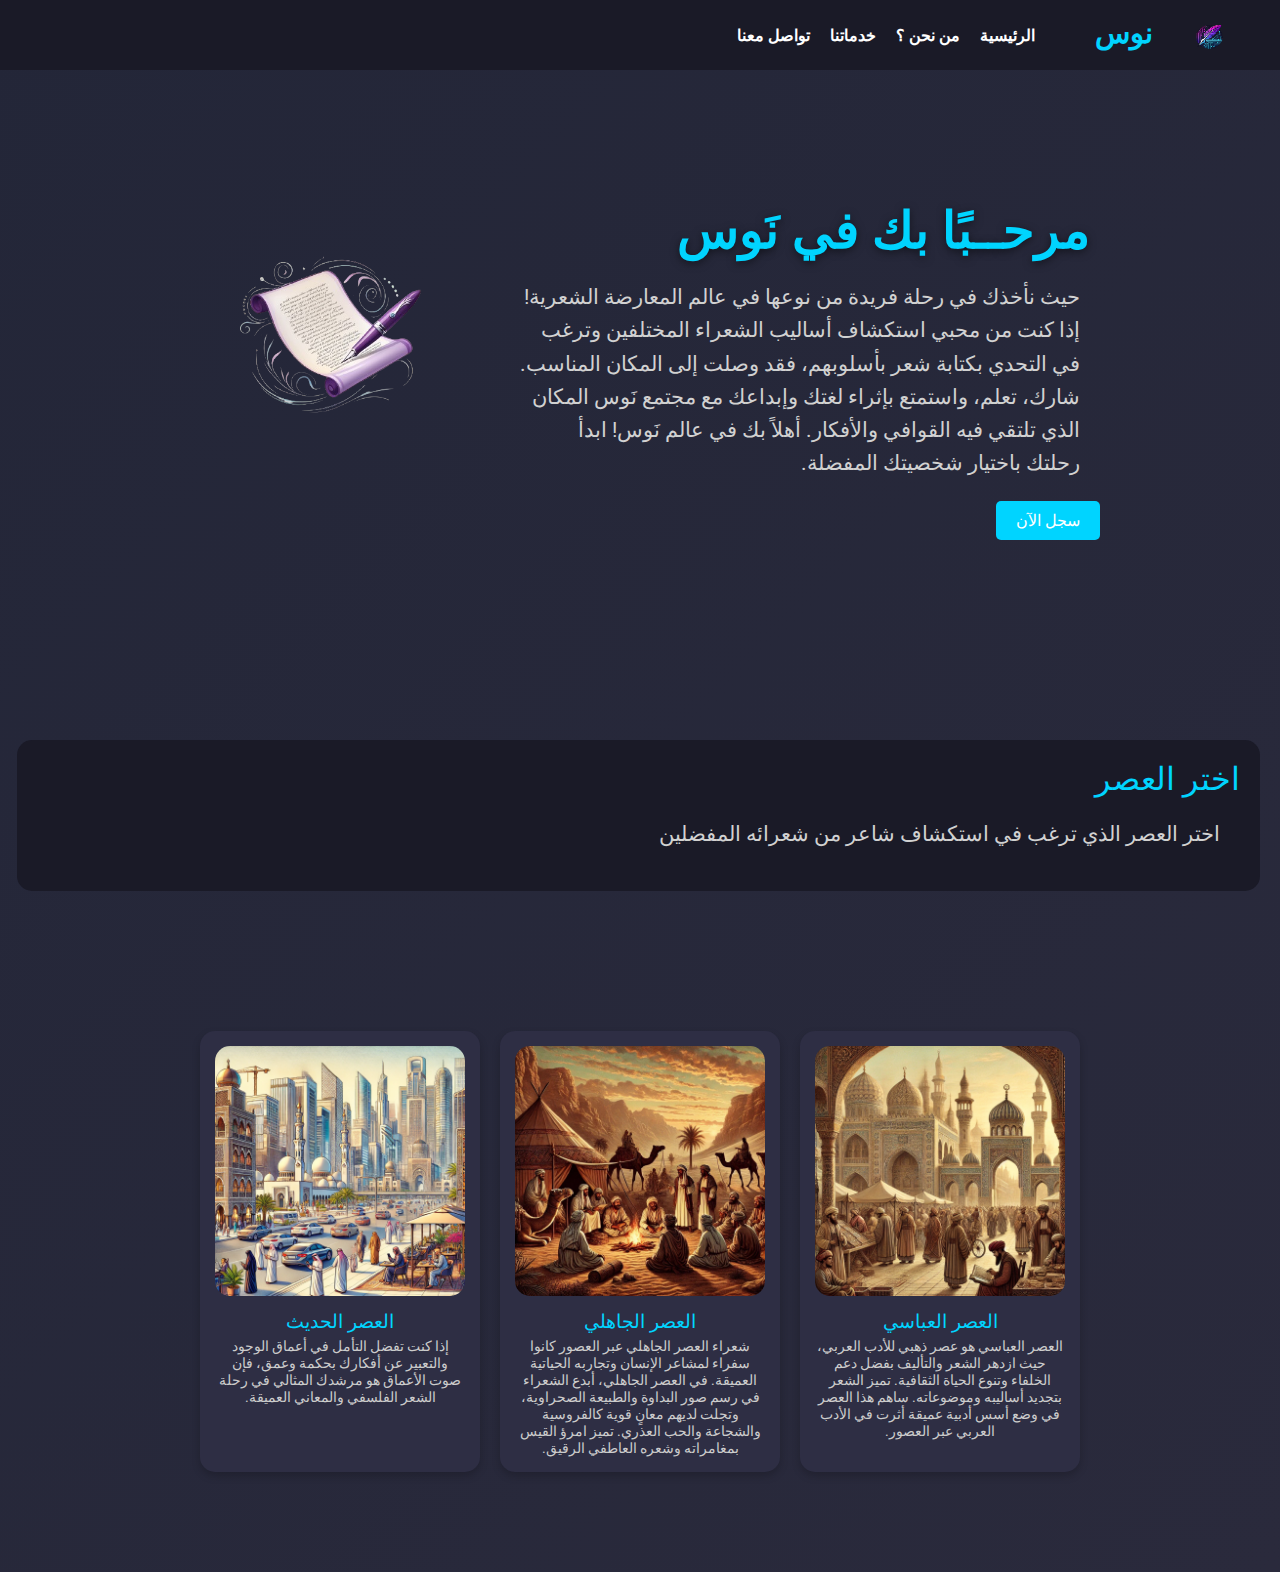
<file: index.html>
<!DOCTYPE html>
<html lang="ar" dir="rtl">
<head>
  <meta charset="UTF-8" />
  <meta name="viewport" content="width=device-width, initial-scale=1.0" />
  <title>نوس AI</title>

  <link href="https://fonts.googleapis.com/css2?family=Roboto:wght@400;700&display=swap" rel="stylesheet" />
  <link rel="stylesheet" href="https://cdnjs.cloudflare.com/ajax/libs/font-awesome/6.0.0-beta3/css/all.min.css" />
  <link rel="stylesheet" href="assets/css/index.css" />
</head>
<body>
  <nav class="navbar">
    <div class="logo">
      <img src="assets/images/logo.png" alt="Logo" style="width: 100px; height: 50px; vertical-align: middle" />
      نوس
    </div>
    <div class="nav-links">
      <a href="index.html">الرئيسية</a>
      <a href="Aboutus.html">من نحن ؟</a>
      <a href="Services.html">خدماتنا </a>
      <a href="contact.html">تواصل معنا</a>
    </div>
  </nav>
  <!-- قسم الهيرو -->
  <section class="hero">
    <div class="hero-container">
      <img src="assets/images/or.png" alt="AI Image" class="hero-image" />
      <div class="hero-text">
        <h1>مرحــبًا بك في نَوس</h1>
        <p>
          حيث نأخذك في رحلة فريدة من نوعها في عالم المعارضة الشعرية! إذا كنت من محبي استكشاف أساليب الشعراء المختلفين وترغب في التحدي بكتابة شعر بأسلوبهم، فقد وصلت إلى المكان المناسب.
          شارك، تعلم، واستمتع بإثراء لغتك وإبداعك مع مجتمع نَوس المكان الذي تلتقي فيه القوافي والأفكار. أهلاً بك في عالم نَوس! ابدأ رحلتك باختيار شخصيتك المفضلة.
        </p>
        <button onclick="window.location.href='signup.html'">سجل الآن</button>
      </div>
    </div>
  </section>


  <!-- قسم الهيرو -->
  <section class="hero">
    <div class="icon-background">
      <!-- أيقونات الكتابة والورقة مكررة لزيادة التأثير -->
      <i class="fas fa-feather icon" style="top: 5%; left: 10%"></i>
      <i class="fas fa-feather icon" style="top: 20%; left: 15%"></i>
      <i class="fas fa-feather icon" style="top: 35%; left: 40%"></i>
      <i class="fas fa-quill icon" style="top: 25%; left: 70%"></i>
      <i class="fas fa-quill icon" style="top: 55%; left: 30%"></i>
      <i class="fas fa-scroll icon" style="top: 15%; left: 50%"></i>
      <i class="fas fa-scroll icon" style="top: 65%; left: 85%"></i>
      <i class="fas fa-scroll icon" style="top: 75%; left: 25%"></i>
      <i class="fas fa-book-open icon" style="top: 80%; left: 10%"></i>
      <i class="fas fa-book-open icon" style="top: 40%; left: 60%"></i>
      <i class="fas fa-pen-fancy icon" style="top: 90%; left: 20%"></i>
      <i class="fas fa-pen-fancy icon" style="top: 50%; left: 75%"></i>
      <!-- المزيد من أيقونات الكتابة والورقة -->
      <i class="fas fa-feather icon" style="top: 5%; left: 80%"></i>
      <i class="fas fa-feather icon" style="top: 30%; left: 5%"></i>
      <i class="fas fa-quill icon" style="top: 60%; left: 15%"></i>
      <i class="fas fa-quill icon" style="top: 85%; left: 45%"></i>
      <i class="fas fa-scroll icon" style="top: 10%; left: 75%"></i>
      <i class="fas fa-scroll icon" style="top: 35%; left: 90%"></i>
    </div>

    <div class="section-container">
      <div class="section-title">اختر العصر</div>
      <p class="description">
        اختر العصر الذي ترغب في استكشاف شاعر من شعرائه المفضلين
      </p>
    </div>
    

  <!-- قسم الشخصيات -->
  <div class="character-selection">
    <a href="Abbasi.html" class="character">
      <div>
        <img src="assets/images/abbasi.jpg" alt="وصف الصورة" />
        <div class="character-name">العصر العباسي </div>
        <div class="character-description">
          العصر العباسي هو عصر ذهبي للأدب العربي، حيث ازدهر الشعر والتأليف بفضل دعم الخلفاء وتنوع الحياة الثقافية. تميز الشعر بتجديد أساليبه وموضوعاته. ساهم هذا العصر في وضع أسس أدبية عميقة أثرت في الأدب العربي عبر العصور.

        </div>
      </div>
    </a>

    <a href="Jahelia.html" class="character">
      <div>
        <img src="assets/images/jahili.jpg" alt="وصف الصورة" />
        <div class="character-name">العصر الجاهلي</div>
        <div class="character-description">
          شعراء العصر الجاهلي عبر العصور كانوا سفراء لمشاعر الإنسان وتجاربه الحياتية العميقة. في العصر الجاهلي، أبدع الشعراء في رسم صور البداوة والطبيعة الصحراوية، وتجلت لديهم معانٍ قوية كالفروسية والشجاعة والحب العذري. تميز امرؤ القيس بمغامراته وشعره العاطفي الرقيق.
        </div>
      </div>
    </a>
    <a href="Modern.html" class="character">
      <div>
        <img src="assets/images/modern.jpg" alt="وصف الصورة" />
        <div class="character-name">العصر الحديث </div>
        <div class="character-description">
          إذا كنت تفضل التأمل في أعماق الوجود والتعبير عن أفكارك بحكمة وعمق، فإن صوت الأعماق هو مرشدك المثالي في رحلة الشعر الفلسفي والمعاني العميقة.
        </div>
      </div>
    </a>
  </div>



</body>
</html>
</file>
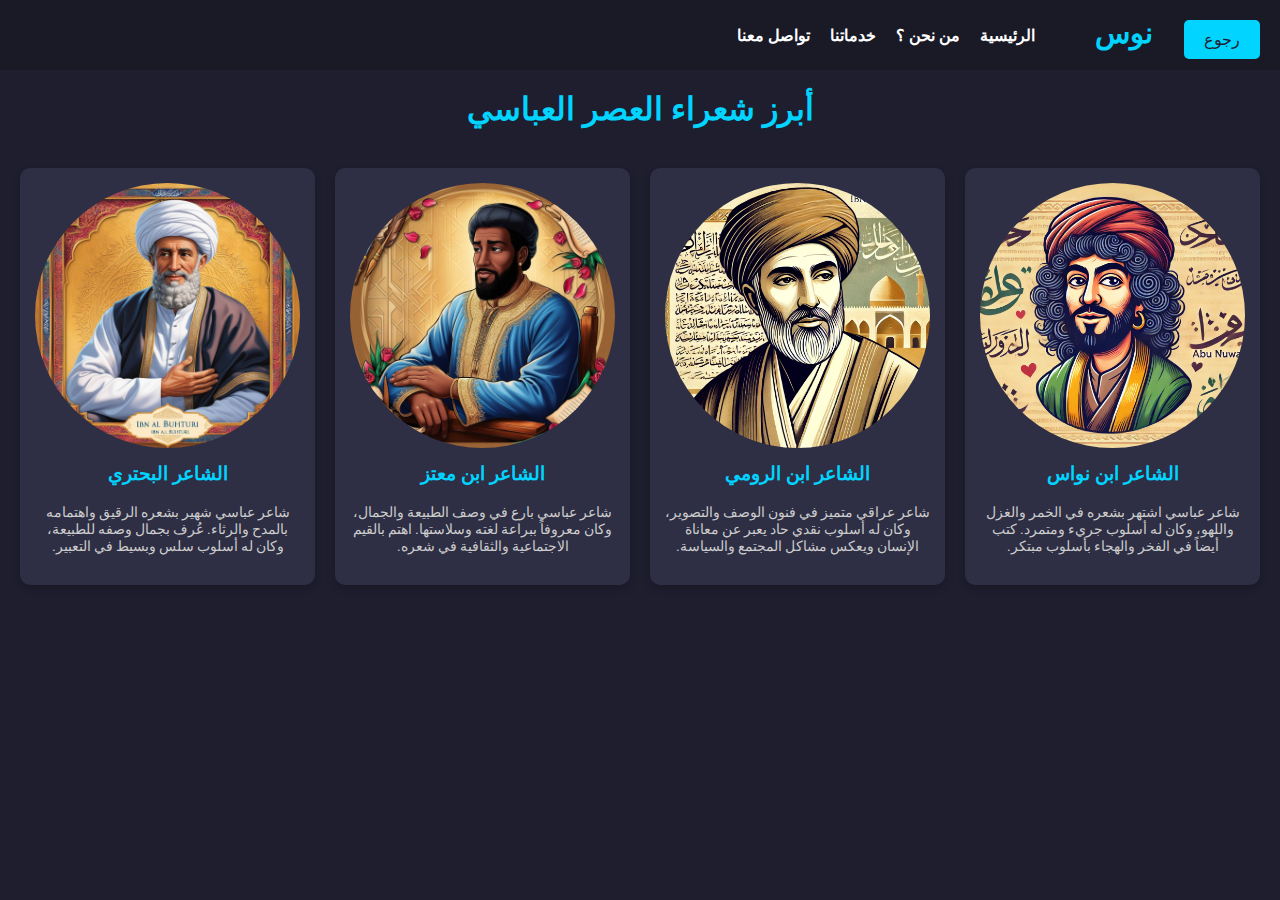
<file: Abbasi.html>
<!DOCTYPE html>
<html lang="ar" dir="rtl">
  <head>
    <meta charset="UTF-8" />
    <meta name="viewport" content="width=device-width, initial-scale=1.0" />
    <title>نوس - محادثات AI</title>
    <link
      href="https://fonts.googleapis.com/css2?family=Roboto:wght@400;700&display=swap"
      rel="stylesheet"
    />
    <link rel="stylesheet" href="assets/css/abbasi.css" />
  </head>
  <body>
    
    <button onclick="window.location.href='index.html'" class="back-button">
      رجوع
    </button>

    <!-- شريط التنقل -->
    <nav class="navbar">
      <div class="logo">
        <img
          src="assets/images/logo.png"
          alt="Logo"
          style="width: 100px; height: 50px; vertical-align: middle"
        />
        نوس
      </div>
      <div class="nav-links">
        <a href="index.html">الرئيسية</a>
        <a href="Aboutus.html">من نحن ؟</a>
        <a href="Services.html">خدماتنا </a>
        <a href="contact.html">تواصل معنا</a>
      </div>
    </nav>

    <!-- عنوان "أبرز شعراء العصر العباسي" -->
    <h1 class="main-title">أبرز شعراء العصر العباسي</h1>

    <!-- أيقونات الخلفية -->
    <div class="icon-background">
      <i class="fas fa-feather icon"></i>
      <i class="fas fa-feather icon"></i>
      <i class="fas fa-feather icon"></i>
      <i class="fas fa-quill icon"></i>
      <i class="fas fa-scroll icon"></i>
      <i class="fas fa-scroll icon"></i>
      <i class="fas fa-book-open icon"></i>
      <i class="fas fa-pen-fancy icon"></i>
      <i class="fas fa-feather-alt icon"></i>
      <i class="fas fa-feather icon"></i>
      <i class="fas fa-quill icon"></i>
      <i class="fas fa-scroll icon"></i>
    </div>

    <!-- قسم الميزات -->
    <section class="features">
      <a
        onclick="navigateToWelcome('assets/images/00.jpg', 'ابن نواس'); sendToChat('assets/images/00.jpg', 'ابن نواس');"
        class="feature"
      >
        <img src="assets/images/00.jpg" alt="Feature 1 Image" />
        <h3>الشاعر ابن نواس</h3>
        <p>
          شاعر عباسي اشتهر بشعره في الخمر والغزل واللهو، وكان له أسلوب جريء
          ومتمرد. كتب أيضاً في الفخر والهجاء بأسلوب مبتكر.
        </p>
      </a>

      <a
        onclick="navigateToWelcome('assets/images/01.jpg', 'ابن الرومي'); sendToChat('assets/images/01.jpg', 'ابن الرومي')"
        class="feature"
      >
        <img src="assets/images/01.jpg" alt="Feature 2 Image" />
        <h3>الشاعر ابن الرومي</h3>
        <p>
          شاعر عراقي متميز في فنون الوصف والتصوير، وكان له أسلوب نقدي حاد يعبر
          عن معاناة الإنسان ويعكس مشاكل المجتمع والسياسة.
        </p>
      </a>

      <a
        class="feature"
        onclick="navigateToWelcome('assets/images/02.jpg', 'ابن معتز');
        sendToChat('assets/images/02.jpg', 'ابن معتز')"
      >
        <img src="assets/images/02.jpg" alt="Feature 3 Image" />
        <h3>الشاعر ابن معتز</h3>
        <p>
          شاعر عباسي بارع في وصف الطبيعة والجمال، وكان معروفاً ببراعة لغته
          وسلاستها. اهتم بالقيم الاجتماعية والثقافية في شعره.
        </p>
      </a>

      <a
        class="feature"
        onclick="navigateToWelcome('assets/images/Albahtari.jpg', 'البحتري');
                   sendToChat('assets/images/Emro-alqays.jpg', 'البحتري');"
      >
        <img src="assets/images/Albahtari.jpg" alt="Feature 4 Image" />
        <h3>الشاعر البحتري</h3>
        <p>
          شاعر عباسي شهير بشعره الرقيق واهتمامه بالمدح والرثاء. عُرف بجمال وصفه
          للطبيعة، وكان له أسلوب سلس وبسيط في التعبير.
        </p>
      </a>
    </section>

    <script>
      function goBack() {
        window.history.back();
      }

      function navigateToWelcome(imageSrc, poetName) {
        // Encode parameters for URL
        const encodedImage = encodeURIComponent(imageSrc);
        const encodedName = encodeURIComponent(poetName);

        // Redirect to onWelcome.html with parameters
        window.location.href = `onWelcome.html?image=${encodedImage}&name=${encodedName} `;
      }

      function sendToChat(imageSrc, poetName) {
        // Store the selected image and name in local storage
        localStorage.setItem("selectedPoetImage", imageSrc);
        localStorage.setItem("selectedPoetName", poetName);
      }
    </script>
  </body>
</html>
</file>
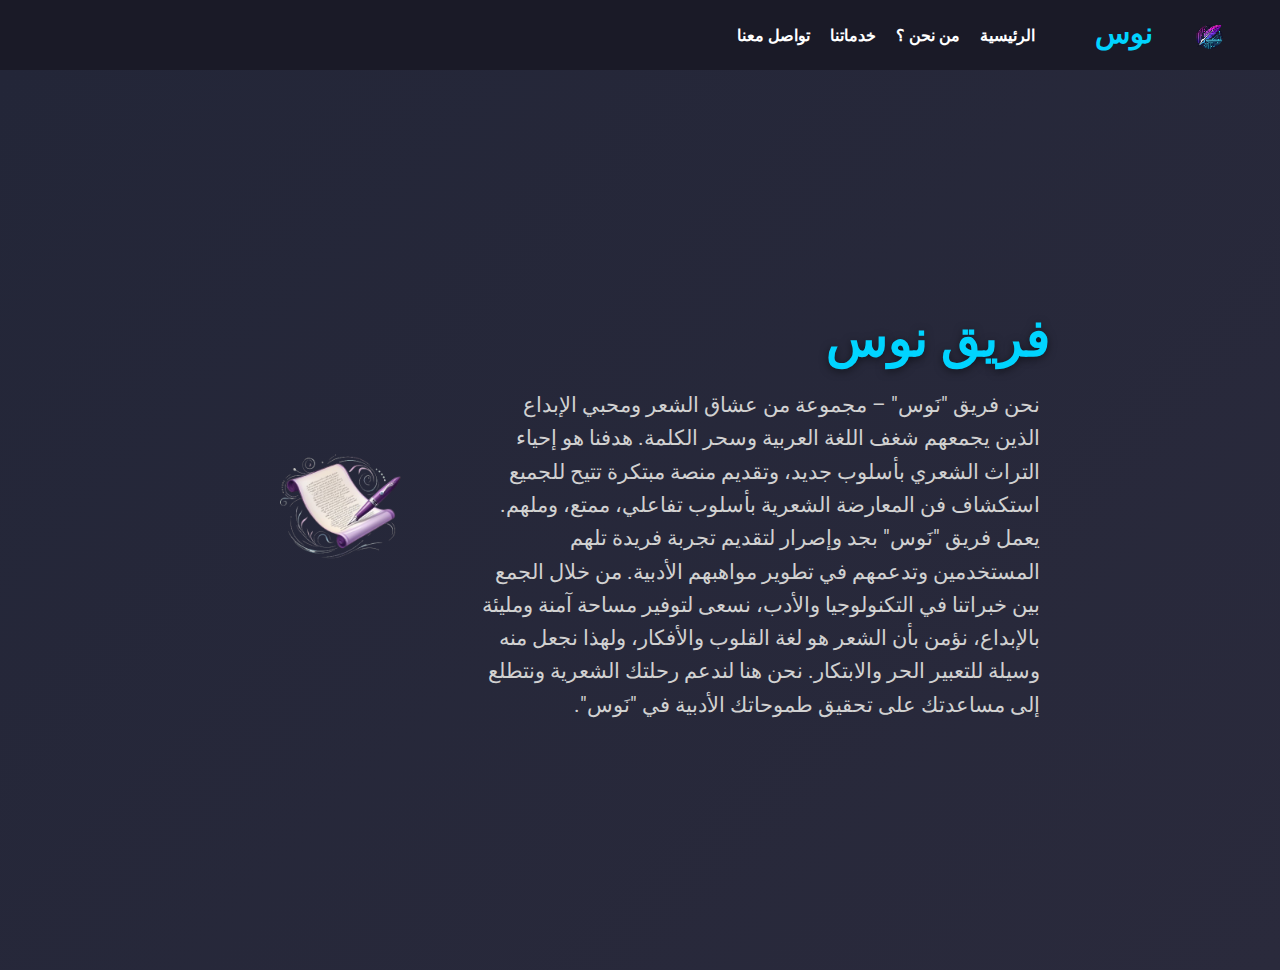
<file: Aboutus.html>
<!DOCTYPE html>
<html lang="ar" dir="rtl">
  <head>
    <meta charset="UTF-8" />
    <meta name="viewport" content="width=device-width, initial-scale=1.0" />
    <title>نوس AI</title>

    <link
      href="https://fonts.googleapis.com/css2?family=Roboto:wght@400;700&display=swap"
      rel="stylesheet"
    />
    <link
      rel="stylesheet"
      href="https://cdnjs.cloudflare.com/ajax/libs/font-awesome/6.0.0-beta3/css/all.min.css"
    />
    <link rel="stylesheet" href="assets/css/AboutUs.Css"/>
  </head>
  <body>
    
    <nav class="navbar">
      <div class="logo">
        <img src="assets/images/logo.png" alt="Logo" style="width: 100px; height: 50px; vertical-align: middle" />
        نوس
      </div>
      <div class="nav-links">
        <a href="index.html">الرئيسية</a>
        <a href="Aboutus.html">من نحن ؟</a>
        <a href="Services.html">خدماتنا </a>
        <a href="contact.html">تواصل معنا</a>
      </div>
    </nav>

    <!-- قسم الهيرو -->
    <section class="hero">
      <div class="icon-background">
        <!-- أيقونات الكتابة والورقة مكررة لزيادة التأثير -->
        <i class="fas fa-feather icon" style="top: 5%; left: 10%"></i>
        <i class="fas fa-feather icon" style="top: 20%; left: 15%"></i>
        <i class="fas fa-feather icon" style="top: 35%; left: 40%"></i>
        <i class="fas fa-quill icon" style="top: 25%; left: 70%"></i>
        <i class="fas fa-quill icon" style="top: 55%; left: 30%"></i>
        <i class="fas fa-scroll icon" style="top: 15%; left: 50%"></i>
        <i class="fas fa-scroll icon" style="top: 65%; left: 85%"></i>
        <i class="fas fa-scroll icon" style="top: 75%; left: 25%"></i>
        <i class="fas fa-book-open icon" style="top: 80%; left: 10%"></i>
        <i class="fas fa-book-open icon" style="top: 40%; left: 60%"></i>
        <i class="fas fa-pen-fancy icon" style="top: 90%; left: 20%"></i>
        <i class="fas fa-pen-fancy icon" style="top: 50%; left: 75%"></i>
        <!-- المزيد من أيقونات الكتابة والورقة -->
        <i class="fas fa-feather icon" style="top: 5%; left: 80%"></i>
        <i class="fas fa-feather icon" style="top: 30%; left: 5%"></i>
        <i class="fas fa-quill icon" style="top: 60%; left: 15%"></i>
        <i class="fas fa-quill icon" style="top: 85%; left: 45%"></i>
        <i class="fas fa-scroll icon" style="top: 10%; left: 75%"></i>
        <i class="fas fa-scroll icon" style="top: 35%; left: 90%"></i>
      </div>

      <img class="hero-image"
        src="assets/images/or.png"
        alt="AI Image"
      />
      <div class="hero-text">
        <h1 >فريق نوس</h1>
        <p>
          نحن فريق "نَوس" – مجموعة من عشاق الشعر ومحبي الإبداع الذين يجمعهم شغف
          اللغة العربية وسحر الكلمة. هدفنا هو إحياء التراث الشعري بأسلوب جديد،
          وتقديم منصة مبتكرة تتيح للجميع استكشاف فن المعارضة الشعرية بأسلوب
          تفاعلي، ممتع، وملهم. يعمل فريق "نَوس" بجد وإصرار لتقديم تجربة فريدة
          تلهم المستخدمين وتدعمهم في تطوير مواهبهم الأدبية. من خلال الجمع بين
          خبراتنا في التكنولوجيا والأدب، نسعى لتوفير مساحة آمنة ومليئة بالإبداع،
          نؤمن بأن الشعر هو لغة القلوب والأفكار، ولهذا نجعل منه وسيلة للتعبير
          الحر والابتكار. نحن هنا لندعم رحلتك الشعرية ونتطلع إلى مساعدتك على
          تحقيق طموحاتك الأدبية في "نَوس".
        </p>
      </div>
    </section>


  </body>
</html>
</file>
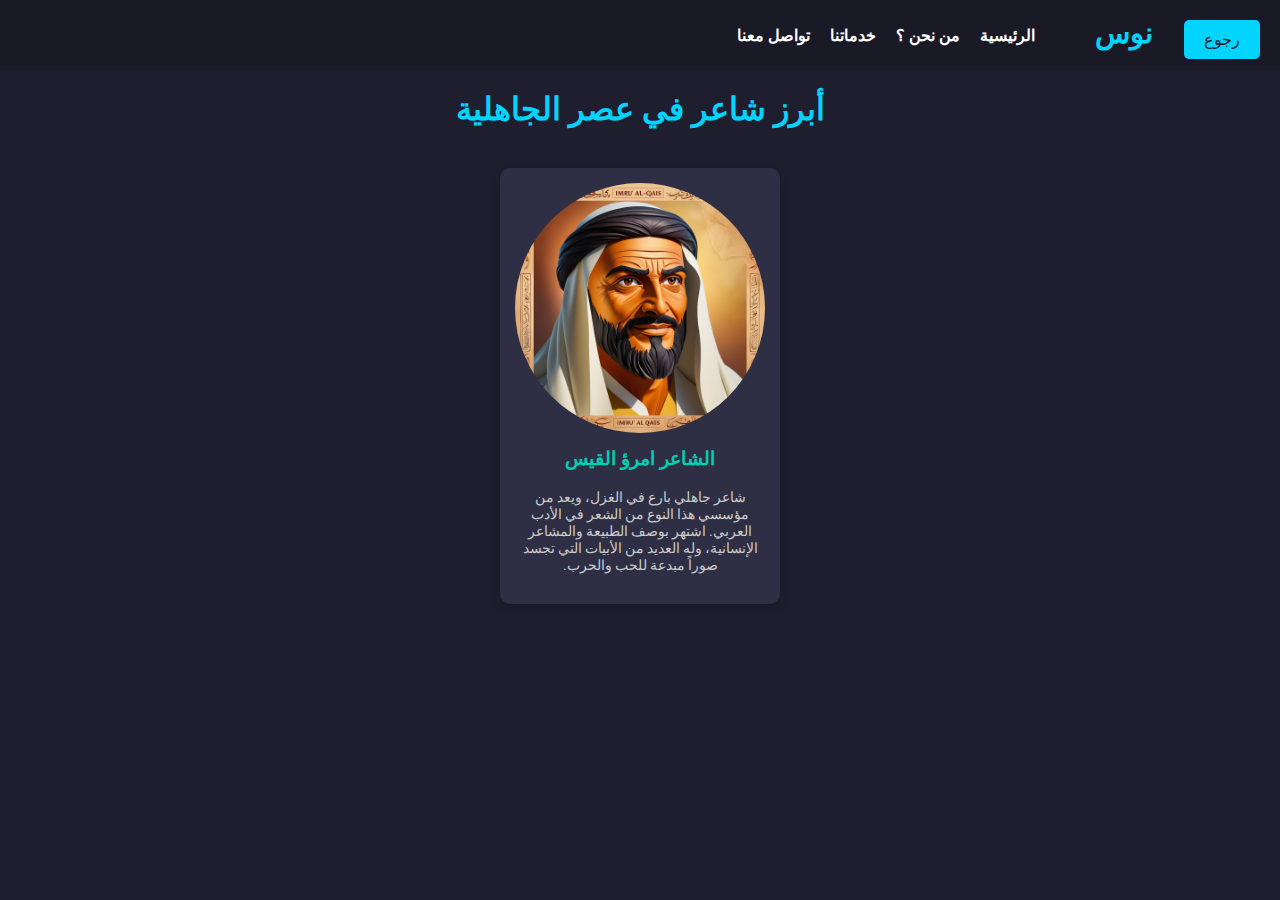
<file: Jahelia.html>
<!DOCTYPE html>
<html lang="ar" dir="rtl">
  <head>
    <meta charset="UTF-8" />
    <meta name="viewport" content="width=device-width, initial-scale=1.0" />
    <title>نوس - امرؤ القيس</title>
    <link
      href="https://fonts.googleapis.com/css2?family=Roboto:wght@400;700&display=swap"
      rel="stylesheet"
    />
    <link rel="stylesheet" href="assets/css/jahelia.css" />
  </head>
  <body>
    <button onclick="window.location.href='index.html'" class="back-button">
      رجوع
    </button>

    <nav class="navbar">
      <div class="logo">
        <img
          src="assets/images/logo.png"
          alt="Logo"
          style="width: 100px; height: 50px; vertical-align: middle"
        />
        نوس
      </div>
      <div class="nav-links">
        <a href="index.html">الرئيسية</a>
        <a href="Aboutus.html">من نحن ؟</a>
        <a href="Services.html">خدماتنا </a>
        <a href="contact.html">تواصل معنا</a>
      </div>
    </nav>
    <h1 class="title">أبرز شاعر في عصر الجاهلية</h1>

    <section class="features">
      <div class="feature">
        <a
          onclick="navigateToWelcome('assets/images/Emro-alqays.jpg', 'امرؤ القيس'); sendToChat('assets/images/Emro-alqays.jpg', 'امرؤ القيس')"
        >
          <img src="assets/images/Emro-alqays.jpg" alt="Feature Image" />
          <h3>الشاعر امرؤ القيس</h3>
          <p>
            شاعر جاهلي بارع في الغزل، ويعد من مؤسسي هذا النوع من الشعر في الأدب
            العربي. اشتهر بوصف الطبيعة والمشاعر الإنسانية، وله العديد من الأبيات
            التي تجسد صوراً مبدعة للحب والحرب.
          </p>
        </a>
      </div>
      <script>
        function goBack() {
          window.history.back();
        }
        function navigateToWelcome(imageSrc, poetName) {
          const encodedImage = encodeURIComponent(imageSrc);
          const encodedName = encodeURIComponent(poetName);

          window.location.href = `onWelcome.html?image=${encodedImage}&name=${encodedName} `;
        }

        function sendToChat(imageSrc, poetName) {
          localStorage.setItem("selectedPoetImage", imageSrc);
          localStorage.setItem("selectedPoetName", poetName);
        }
      </script>
    </section>
  </body>
</html>
</file>
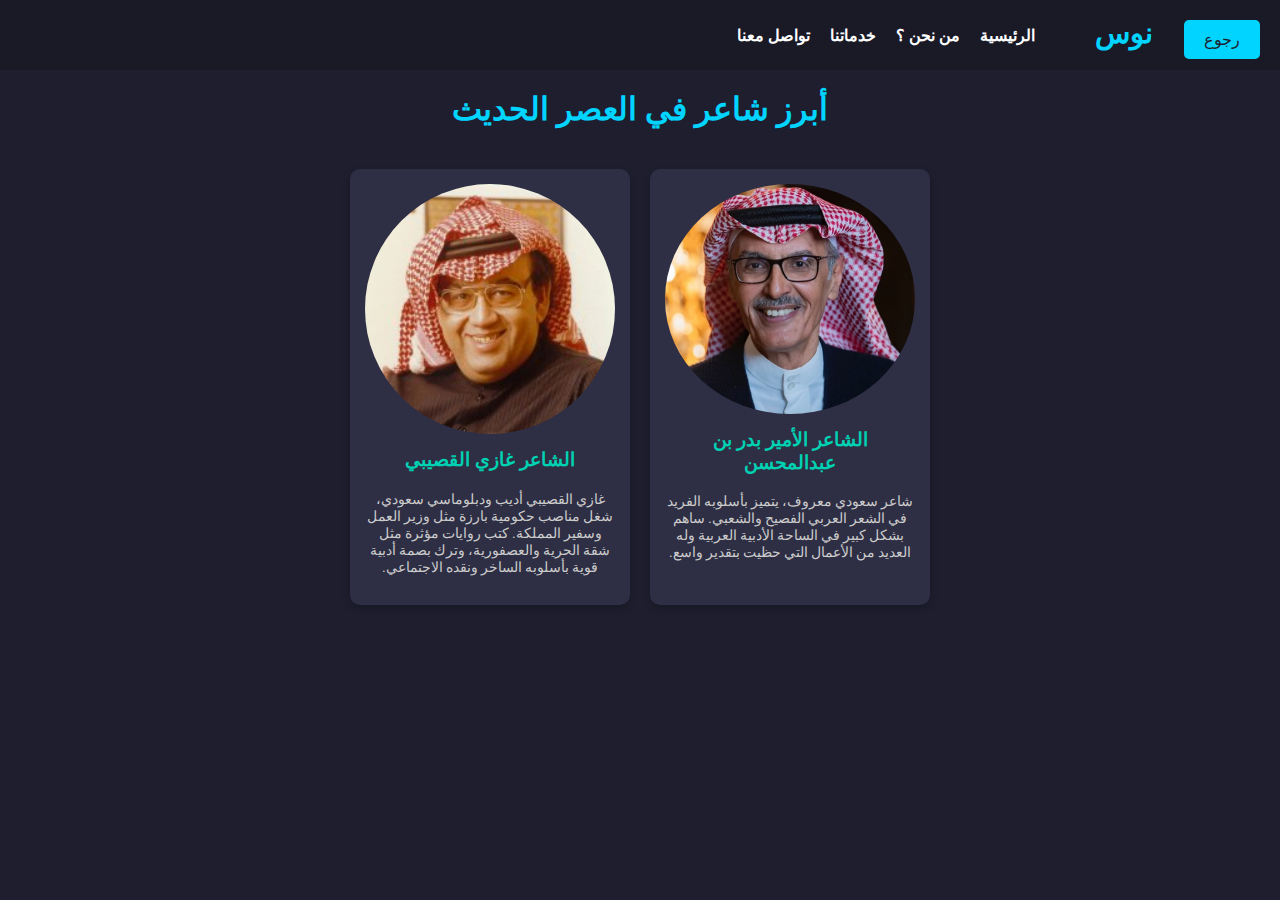
<file: Modern.html>
<!DOCTYPE html>
<html lang="ar" dir="rtl">
  <head>
    <meta charset="UTF-8" />
    <meta name="viewport" content="width=device-width, initial-scale=1.0" />
    <title>نوس - امرؤ القيس</title>
    <link
      href="https://fonts.googleapis.com/css2?family=Roboto:wght@400;700&display=swap"
      rel="stylesheet"
    />
    <link href="assets/css/modern.css" rel="stylesheet" />
  </head>
  <body>


    <nav class="navbar">
      <div class="logo">
        <img
          src="assets/images/logo.png"
          alt="Logo"
          style="width: 100px; height: 50px; vertical-align: middle"
        />
        نوس
      </div>
      <div class="nav-links">
        <a href="index.html">الرئيسية</a>
        <a href="Aboutus.html">من نحن ؟</a>
        <a href="Services.html">خدماتنا </a>
        <a href="contact.html">تواصل معنا</a>
      </div>
    </nav>
    <button onclick="window.location.href='index.html'" class="back-button">
      رجوع
    </button>
    <!-- عنوان القسم -->
    <h1 class="title">أبرز شاعر في العصر الحديث</h1>

    <section class="features">
      <div class="feature">
        <a
          onclick="navigateToWelcome('assets/images/Bader.png', 'بدر بن عبدالمحسن');
          sendToChat('assets/images/Bader.png', 'بدر بن عبدالمحسن');"
         >
          <img src="assets/images/Bader.png" alt="بدر عبدالمحسن" />
          <h3>الشاعر الأمير بدر بن عبدالمحسن</h3>
          <p>
            شاعر سعودي معروف، يتميز بأسلوبه الفريد في الشعر العربي الفصيح
            والشعبي. ساهم بشكل كبير في الساحة الأدبية العربية وله العديد من
            الأعمال التي حظيت بتقدير واسع.
          </p>
        </a>
      </div>
      <div class="feature">
        <a
          onclick="navigateToWelcome('assets/images/ghazi.jpg', 'غازي القصيبي');
          sendToChat('assets/images/ghazi.jpg', 'غازي القصيبي');"
        >
          <img src="assets/images/ghazi.jpg" alt="غازي القصيبي" />
          <h3>الشاعر غازي القصيبي</h3>
          <p>
            غازي القصيبي أديب ودبلوماسي سعودي، شغل مناصب حكومية بارزة مثل وزير
            العمل وسفير المملكة. كتب روايات مؤثرة مثل شقة الحرية والعصفورية،
            وترك بصمة أدبية قوية بأسلوبه الساخر ونقده الاجتماعي.
          </p>
        </a>
      </div>
      <script>
        function goBack() {
          window.history.back();
        }
          function navigateToWelcome(imageSrc, poetName) {
            const encodedImage = encodeURIComponent(imageSrc);
            const encodedName = encodeURIComponent(poetName);

            window.location.href = `onWelcome.html?image=${encodedImage}&name=${encodedName} `;
          }

          function sendToChat(imageSrc, poetName) {
            localStorage.setItem("selectedPoetImage", imageSrc);
            localStorage.setItem("selectedPoetName", poetName);
          }
        
      </script>
    </section>
  </body>
</html>
</file>
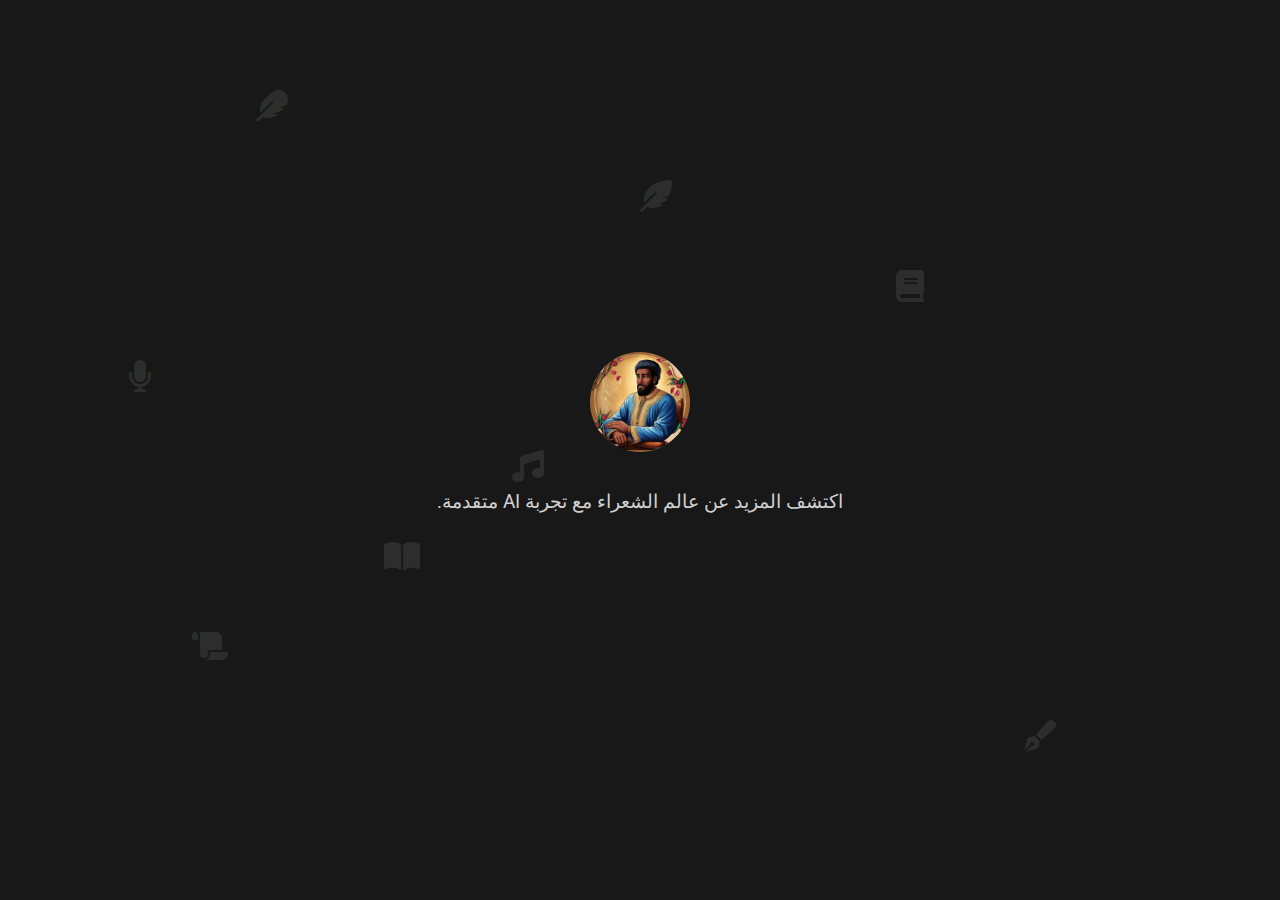
<file: onWelcome.html>
<!DOCTYPE html>
<html lang="ar" dir="rtl">
  <head>
    <meta charset="UTF-8" />
    <meta name="viewport" content="width=device-width, initial-scale=1.0" />
    <title>نوس - ترحيب</title>
    <link
      href="https://fonts.googleapis.com/css2?family=Roboto:wght@400;700&display=swap"
      rel="stylesheet"
    />
    <link
      rel="stylesheet"
      href="https://cdnjs.cloudflare.com/ajax/libs/font-awesome/6.0.0-beta3/css/all.min.css"
    />
    <link rel="stylesheet" href="assets/css/onWelcome.css" />
  </head>
  <body>
    <div class="icon-background">
      <i class="fas fa-feather icon"></i>
      <i class="fas fa-book icon"></i>
      <i class="fas fa-music icon"></i>
      <i class="fas fa-scroll icon"></i>
      <i class="fas fa-pen-fancy icon"></i>
      <i class="fas fa-feather-alt icon"></i>
      <i class="fas fa-book-open icon"></i>
      <i class="fas fa-microphone icon"></i>
    </div>

    <!-- تأثير البوابة المتحركة -->
    <div class="gate-background">
      <div class="gate left"></div>
      <div class="gate right"></div>
    </div>

    <!-- شاشة الترحيب -->
    <div class="welcome-screen">
      <img src="assets/images/02.jpg" alt="صورة الشاعر" id="welcomeImage" />
      <h2 id="welcomeText"></h2>
      <p>اكتشف المزيد عن عالم الشعراء مع تجربة AI متقدمة.</p>
    </div>

    <script>
      // دالة لتحريك البوابة وفتحها مرة واحدة
      window.onload = function () {
        const leftGate = document.querySelector(".gate.left");
        const rightGate = document.querySelector(".gate.right");
        const iconBackground = document.querySelector(".icon-background");
    
        // تشغيل الرسوم المتحركة لفتح البوابة
        setTimeout(() => {
          leftGate.style.transform = "translateX(-100%)";
          rightGate.style.transform = "translateX(100%)";
          iconBackground.style.opacity = "1";
    
          setTimeout(() => {
            goToChatPage(); 
          }, 2000); 
        }, 500); 
      };
    
      const urlParams = new URLSearchParams(window.location.search);
      const poetName = urlParams.get("name");
      const imageSrc = urlParams.get("image");
    
      if (poetName && imageSrc) {
        document.getElementById("welcomeText").innerText = `مرحبا بك في عالم ${poetName}`;
        document.getElementById("welcomeImage").src = decodeURIComponent(imageSrc);
      } else {
        console.error("Missing parameters in the URL.");
      }
    
      function goToChatPage() {
        if (poetName === 'بدر بن عبدالمحسن') {
          window.location.href = "Chat2.html";
        } else {
          window.location.href = "realchat.html";
        }
      }
    </script>
    
  </body>
</html>
</file>
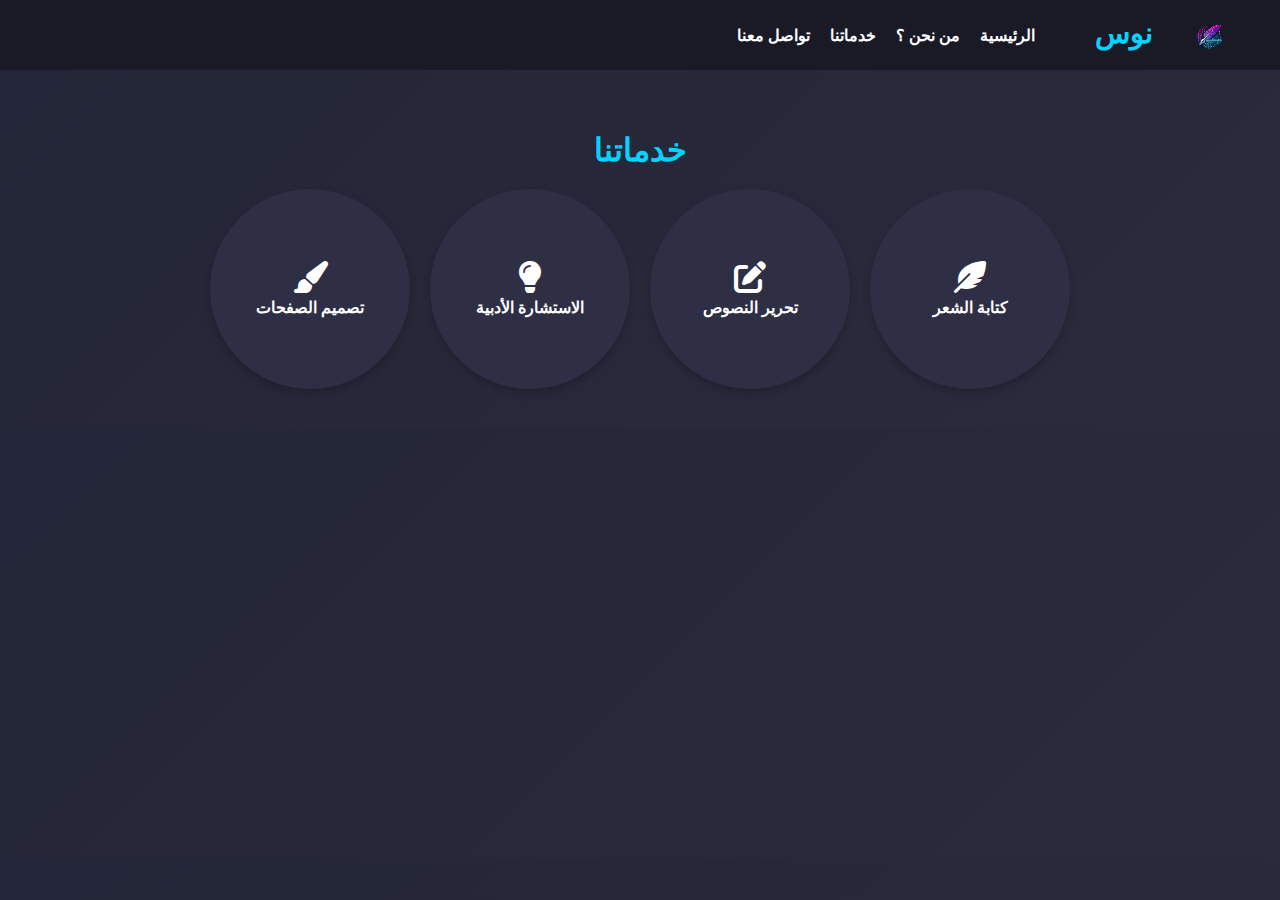
<file: Services.html>
<!DOCTYPE html>
<html lang="ar" dir="rtl">
<head>
  <meta charset="UTF-8" />
  <meta name="viewport" content="width=device-width, initial-scale=1.0" />
  <title>خدماتنا</title>

  <link href="https://fonts.googleapis.com/css2?family=Roboto:wght@400;700&display=swap" rel="stylesheet" />
  <link rel="stylesheet" href="https://cdnjs.cloudflare.com/ajax/libs/font-awesome/6.0.0-beta3/css/all.min.css" />
<link rel="stylesheet" href="assets/css/Services.css"/>
</head>
<body>
  <!-- شريط التنقل -->
  <nav class="navbar">
    <div class="logo">
      <img src="assets/images/logo.png" alt="Logo" style="width: 100px; height: 50px; vertical-align: middle" />
      نوس
    </div>
    <div class="nav-links">
      <a href="index.html">الرئيسية</a>
      <a href="Aboutus.html">من نحن ؟</a>
      <a href="Services.html">خدماتنا </a>
      <a href="contact.html">تواصل معنا</a>
    </div>
  </nav>
  <div class="icon-background">
    <i class="fas fa-feather icon" style="top: 5%; left: 10%"></i>
    <i class="fas fa-feather icon" style="top: 20%; left: 15%"></i>
    <i class="fas fa-feather icon" style="top: 35%; left: 40%"></i>
    <i class="fas fa-quill icon" style="top: 25%; left: 70%"></i>
    <i class="fas fa-quill icon" style="top: 55%; left: 30%"></i>
    <i class="fas fa-scroll icon" style="top: 15%; left: 50%"></i>
    <i class="fas fa-scroll icon" style="top: 65%; left: 85%"></i>
    <i class="fas fa-scroll icon" style="top: 75%; left: 25%"></i>
    <i class="fas fa-book-open icon" style="top: 80%; left: 10%"></i>
    <i class="fas fa-book-open icon" style="top: 40%; left: 60%"></i>
    <i class="fas fa-pen-fancy icon" style="top: 90%; left: 20%"></i>
    <i class="fas fa-pen-fancy icon" style="top: 50%; left: 75%"></i>
    <i class="fas fa-feather icon" style="top: 5%; left: 80%"></i>
    <i class="fas fa-feather icon" style="top: 30%; left: 5%"></i>
    <i class="fas fa-quill icon" style="top: 60%; left: 15%"></i>
    <i class="fas fa-quill icon" style="top: 85%; left: 45%"></i>
    <i class="fas fa-scroll icon" style="top: 10%; left: 75%"></i>
    <i class="fas fa-scroll icon" style="top: 35%; left: 90%"></i>
  </div>

  <!-- قسم الخدمات -->
  <section class="services">
    <h1 class="section-title">خدماتنا</h1>
    <div class="service-cards">
      <div class="service-card" onclick="window.location.href='#'">
        <i class="fas fa-feather-alt"></i>
        <h3>كتابة الشعر</h3>
        <div class="service-info">نقوم بكتابة الشعر بأسلوبك المفضل بأسعار مناسبة.</div>
      </div>
      <div class="service-card" onclick="window.location.href='#'">
        <i class="fas fa-edit"></i>
        <h3>تحرير النصوص</h3>
        <div class="service-info">نقدم خدمة تحرير وتعديل النصوص الأدبية لتعكس أصالة الأسلوب.</div>
      </div>
      <div class="service-card" onclick="window.location.href='#'">
        <i class="fas fa-lightbulb"></i>
        <h3>الاستشارة الأدبية</h3>
        <div class="service-info">استشارات أدبية لمساعدتك في تطوير أعمالك الأدبية.</div>
      </div>
      <div class="service-card" onclick="window.location.href='#'">
        <i class="fas fa-paint-brush"></i>
        <h3>تصميم الصفحات</h3>
        <div class="service-info">تصميم صفحات بتنسيق جذاب وألوان متناسقة.</div>
      </div>
    </div>
  </section>
</body>
</html>
</file>
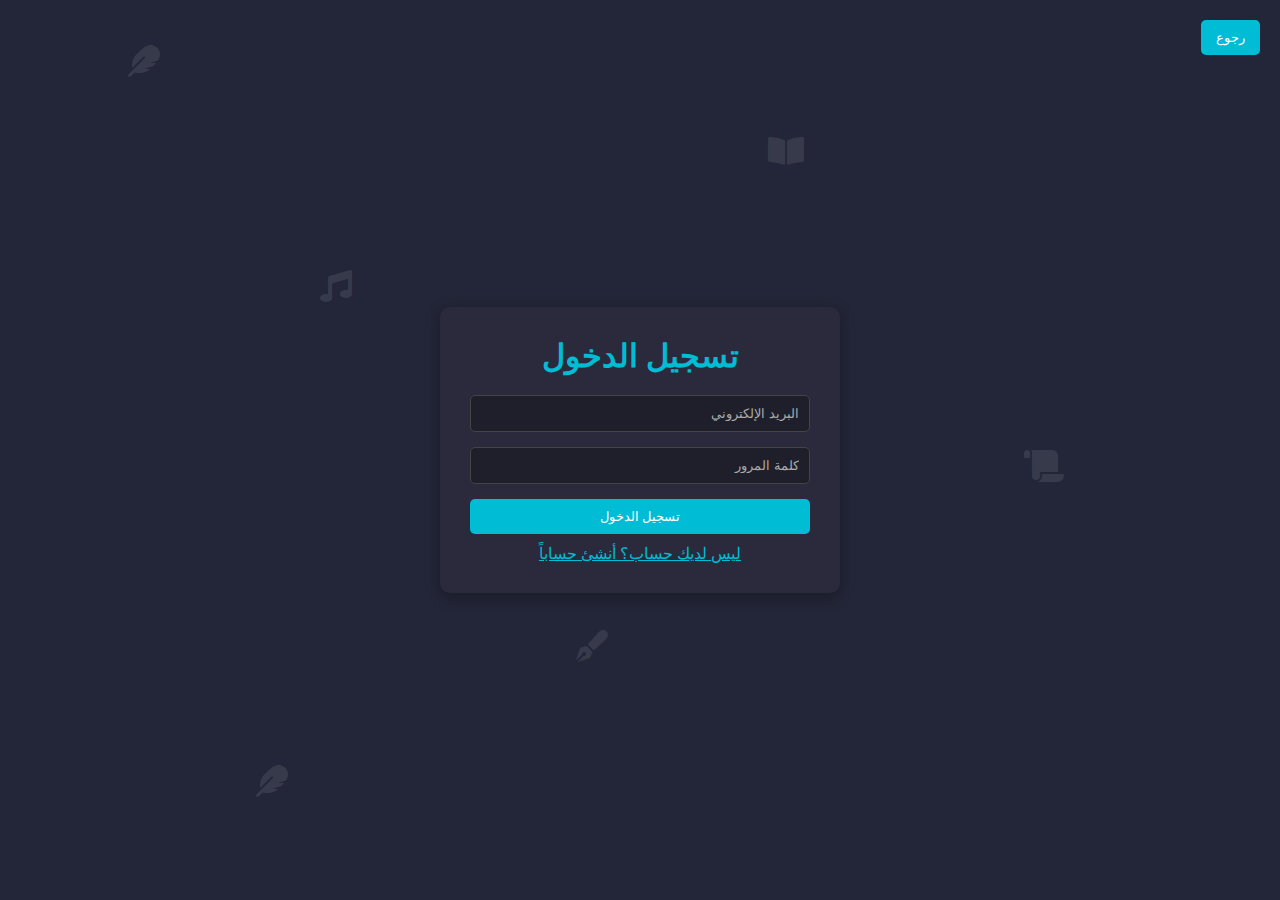
<file: signup.html>
<!DOCTYPE html>
<html lang="ar" dir="rtl">
<head>
  <meta charset="UTF-8">
  <meta name="viewport" content="width=device-width, initial-scale=1.0">
  <title>نوس - تسجيل الدخول وإنشاء حساب</title>
  <link rel="stylesheet" href="https://cdnjs.cloudflare.com/ajax/libs/font-awesome/5.15.4/css/all.min.css">
  <link href="https://fonts.googleapis.com/css2?family=Roboto:wght@400;700&display=swap" rel="stylesheet">
  <link rel="stylesheet" href="assets/css/sign.css"/>
</head>
<body>
  <button class="back-button" onclick="window.location.href='index.html'">رجوع</button>

  <div class="icon-background">
    <i class="fas fa-feather icon" style="top: 5%; left: 10%;"></i>
    <i class="fas fa-book-open icon" style="top: 15%; left: 60%;"></i>
    <i class="fas fa-music icon" style="top: 30%; left: 25%;"></i>
    <i class="fas fa-scroll icon" style="top: 50%; left: 80%;"></i>
    <i class="fas fa-pen-fancy icon" style="top: 70%; left: 45%;"></i>
    <i class="fas fa-feather icon" style="top: 85%; left: 20%;"></i>
    <i class="fas fa-quill icon" style="top: 95%; left: 70%;"></i>
  </div>

  <div class="container">
    <h1>تسجيل الدخول</h1>
    <form id="login-form">
      <input type="email" placeholder="البريد الإلكتروني" required>
      <input type="password" placeholder="كلمة المرور" required>
      <button type="submit">تسجيل الدخول</button>
    </form>
    <p class="switch-link" onclick="toggleForm()">ليس لديك حساب؟ أنشئ حساباً</p>
  </div>

  <div class="container" style="display: none;">
    <h1>إنشاء حساب</h1>
    <form id="signup-form">
      <input type="text" placeholder="الاسم الكامل" required>
      <input type="email" placeholder="البريد الإلكتروني" required>
      <input type="password" placeholder="كلمة المرور" required>
      <button type="submit">إنشاء حساب</button>
    </form>
    <p class="switch-link" onclick="toggleForm()">لديك حساب بالفعل؟ تسجيل الدخول</p>
  </div>

  <script>
    function toggleForm() {
      const containers = document.querySelectorAll('.container');
      containers.forEach(container => container.style.display = container.style.display === 'none' ? 'block' : 'none');
    }
  </script>
</body>
</html>
</file>
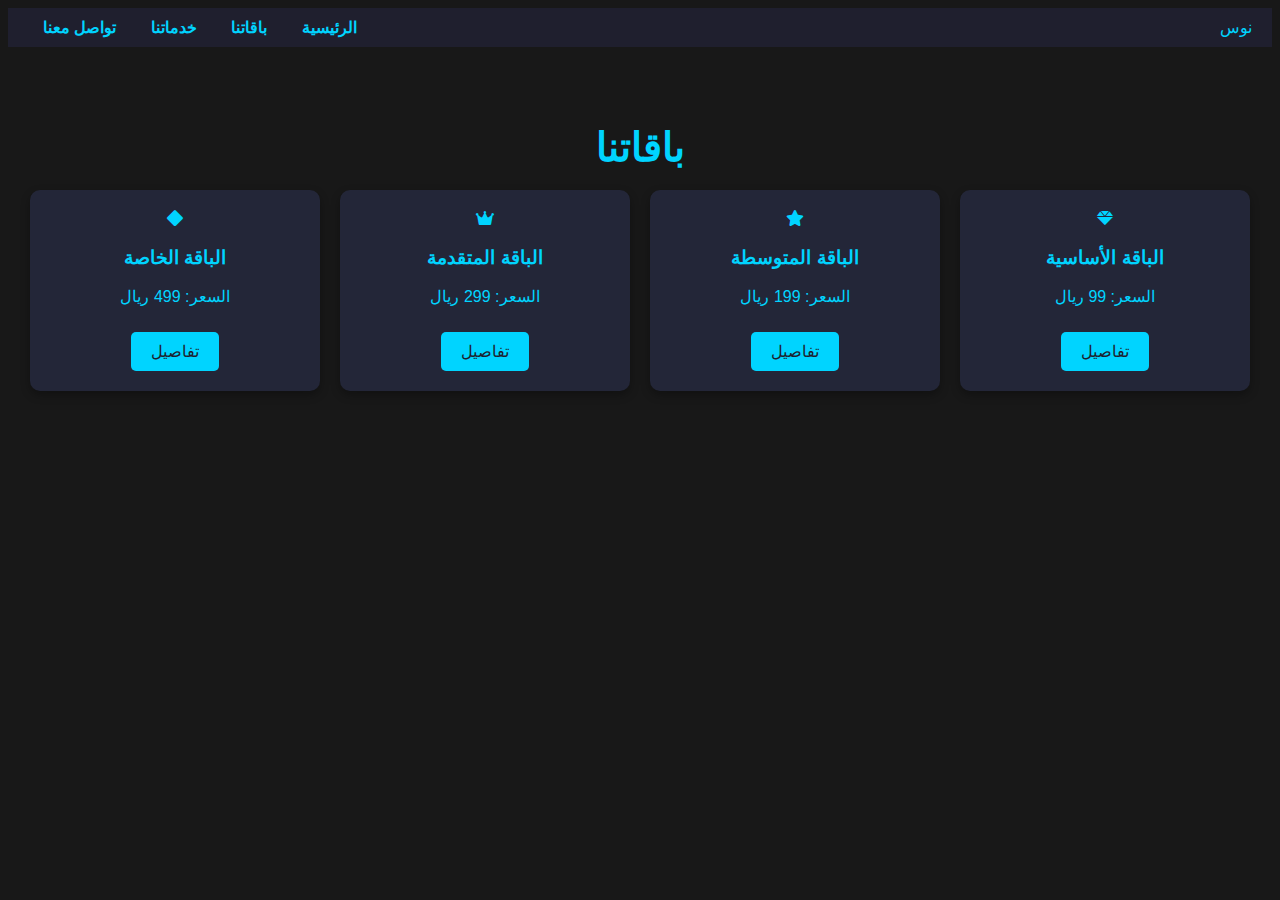
<file: Subsucribe.html>
<!DOCTYPE html>
<html lang="ar" dir="rtl">
<head>
  <meta charset="UTF-8" />
  <meta name="viewport" content="width=device-width, initial-scale=1.0" />
  <title>باقاتنا</title>
  <link
    rel="stylesheet"
    href="https://cdnjs.cloudflare.com/ajax/libs/font-awesome/6.0.0-beta3/css/all.min.css"
  />
  <link rel="stylesheet" href="assets/css/Subsucribe.css" />
</head>
<body>
  <nav class="navbar">
    <div class="logo">نوس</div>
    <div class="nav-links">
      <a href="#">الرئيسية</a>
      <a href="#">باقاتنا</a>
      <a href="#">خدماتنا</a>
      <a href="#">تواصل معنا</a>
    </div>
  </nav>

  <section class="packages">
    <h1 class="section-title">باقاتنا</h1>
    <div class="package-cards">
      <!-- باقة أساسية -->
      <div class="package-card" onclick="showPackageDetails('الباقة الأساسية', 'باقة تحتوي على خدمات أساسية بأسعار مناسبة.')">
        <i class="fas fa-gem icon"></i> 
        <h3>الباقة الأساسية</h3>
        <p>السعر: 99 ريال</p>
        <button>تفاصيل</button>
      </div>

      <!-- باقة متوسطة -->
      <div class="package-card" onclick="showPackageDetails('الباقة المتوسطة', 'باقة تشمل خدمات إضافية بأسعار متوسطة.')">
        <i class="fas fa-star icon"></i> 
        <h3>الباقة المتوسطة</h3>
        <p>السعر: 199 ريال</p>
        <button>تفاصيل</button>
      </div>

      <!-- باقة متقدمة -->
      <div class="package-card" onclick="showPackageDetails('الباقة المتقدمة', 'باقة تحتوي على مجموعة واسعة من الخدمات الممتازة.')">
        <i class="fas fa-crown icon"></i> 
        <h3>الباقة المتقدمة</h3>
        <p>السعر: 299 ريال</p>
        <button>تفاصيل</button>
      </div>

      <!-- باقة خاصة -->
      <div class="package-card" onclick="showPackageDetails('الباقة الخاصة', 'باقة مخصصة تناسب احتياجات العملاء المميزين.')">
        <i class="fas fa-diamond icon"></i> 
        <h3>الباقة الخاصة</h3>
        <p>السعر: 499 ريال</p>
        <button>تفاصيل</button>
      </div>
    </div>
  </section>

  <!-- نافذة التفاصيل -->
  <div class="package-details" id="packageDetails">
    <div class="details-content">
      <h2 id="packageTitle">عنوان الباقة</h2>
      <p id="packageDescription">وصف الباقة</p>
      <button onclick="closePackageDetails()">إغلاق</button>
    </div>
  </div>

  <script src="assets/js/subs.js"></script>
</body>
</html>
</file>
<file: assets/css/index.css>
/* General styles */
body {
  font-family: 'Roboto', sans-serif;
  margin: 0;
  padding: 0;
  background: linear-gradient(135deg, #232638, #2a2a3c);
  color: #fff;
  text-align: center;

}

/* شريط التنقل */



.navbar {
  display: flex;
  justify-content: space-between;
  align-items: center;
  padding: 10px 20px;
  background-color: #1a1a27;
}

.navbar .logo {
  font-size: 1.8em;
  font-weight: bold;
  color: #00d4ff;
  margin-left: 50px;

}

.nav-links {
  display: flex;
  align-items: center;
  margin-left: auto;
}

.nav-links a {
  color: #fff;
  text-decoration: none;
  margin: 0 10px;
  font-weight: bold;

}

.nav-links a:hover {
  color: #00d4ff;
}

.section-title {
  font-size: 2rem;
  color: #00d4ff;
  margin: 40px 0;
}

/* Hero Section */
.hero {
  flex-direction: row-reverse;
  justify-content: center;
  align-items: center;
  padding: 0 20px;
  overflow: hidden;
  margin-top: 100px;
}


.hero-container {
  display: flex;
  align-items: center;
  justify-content: center;
  flex-direction: row-reverse;
}

.hero-image {
  width: 300px;
  height: 300px;
  margin-right: 20px;
}

.hero-text {
  max-width: 600px;
  text-align: right;
  /* النص بمحاذاة اليمين */
  color: #fff;
  margin-top: 20px;
}

.hero h1 {
  font-size: 3.2em;
  margin-bottom: 20px;
  color: #00d4ff;
  text-shadow: 0 2px 8px rgba(0, 0, 0, 0.5);
  margin: 10px;
}

.hero p {
  font-size: 1.3em;
  margin-bottom: 40px;
  line-height: 1.6;
  color: #d1d1d1;
  margin: 20px;
}

.hero button {
  padding: 10px 20px;
  font-size: 1rem;
  color: #fff;
  background-color: #00d4ff;
  border: none;
  border-radius: 5px;
  cursor: pointer;
}

.hero button:hover {
  background-color: #00d4ff;
}

/* Character Selection */
.character-selection {
  display: flex;
  justify-content: center;
  gap: 20px;
  padding: 100px;
}

.character {
  display: block;
  width: 250px;
  text-align: center;
  text-decoration: none;
  color: #fff;
  background-color: #2e2e44;
  border-radius: 0px;
  padding: 15px;
  box-shadow: 0 4px 8px rgba(0, 0, 0, 0.2);
  transition: transform 0.3s;
  border-radius: 15px;
}

.character:hover {
  transform: scale(1.05);
}

.character img {
  width: 100%;
  border-radius: 15px;
  /* يجعل الصورة دائرية */
}

.character-name {
  font-size: 1.2rem;
  color: #00d4ff;
  margin-top: 10px;
}

.character-description {
  font-size: 0.9rem;
  color: #ccc;
  margin-top: 5px;
}



.section-container {
  background-color: #1a1a27;
  padding: 20px;
  margin-bottom: 40px;
  text-align: right;
  border-radius: 15px;
  width: 97%;
  margin-top: 100px;

}

.section-title {
  font-size: 2rem;
  color: #00d4ff;
  margin: 0;
}

.description {
  font-size: 1rem;
  color: #ccc;
  margin-top: 10px;
}

    /* أيقونات مبعثرة في الخلفية */
    .icon-background {
      position: absolute;
      top: 0;
      left: 0;
      width: 100%;
      height: 100%;
      overflow: hidden;
      pointer-events: none;
    }

    .icon {
      position: absolute;
      font-size: 2.5em;
      color: rgba(255, 255, 255, 0.01);
      /* قلل الشفافية هنا */
      animation: float 8s infinite ease-in-out;
    }


    /* تحريك الأيقونات */
    @keyframes float {

      0%,
      100% {
        transform: translateY(0);
      }

      50% {
        transform: translateY(-20px);
      }
    }
</file>
<file: assets/css/abbasi.css>
/* تنسيقات عامة للصفحة */
body {
  font-family: 'Roboto', sans-serif;
  margin: 0;
  padding: 0;
  background-color: #1e1e2f;
  color: #fff;
  text-align: center;
}

/* شريط التنقل */
.navbar {
display: flex;
justify-content: space-between;
align-items: center;
padding: 10px 20px;
background-color: #1a1a27;
}

.navbar .logo {
font-size: 1.8em;
font-weight: bold;
color: #00d4ff;
margin-left: 50px;

}

.nav-links {
display: flex;
align-items: center;
margin-left: auto;
}

.nav-links a {
color: #fff;
text-decoration: none;
margin: 0 10px;
font-weight: bold;

}

.nav-links a:hover {
color: #00d4ff;
}

/* تنسيق العنوان الرئيسي */
.main-title {
  font-size: 2rem;
  color: #00d4ff;
  margin-top: 20px;
  margin-bottom: 20px;
}

/* تنسيق قسم الأيقونات في الخلفية */
.icon-background {
  position: absolute;
  width: 100%;
  height: 100%;
  top: 0;
  left: 0;
  pointer-events: none;
}

.icon {
  position: absolute;
  font-size: 2.5rem;
  color: rgba(255, 255, 255, 0.1); /* لون شفاف للأيقونات */
}

.back-button {
  background-color: #00d4ff;
  color: #1f1f2e;
  border: none;
  padding: 10px 20px;
  font-size: 1em;
  cursor: pointer;
  border-radius: 5px;
  position: fixed;
  top: 20px;
  right: 20px;
  z-index: 1000;
  transition: background-color 0.3s;
}

.back-button:hover {
  background-color: #00b3e6;
}

/* إعدادات مواضع الأيقونات */
.icon:nth-child(1) { top: 5%; left: 10%; }
.icon:nth-child(2) { top: 20%; left: 15%; }
.icon:nth-child(3) { top: 35%; left: 40%; }
.icon:nth-child(4) { top: 25%; left: 70%; }
.icon:nth-child(5) { top: 55%; left: 30%; }
.icon:nth-child(6) { top: 15%; left: 50%; }
.icon:nth-child(7) { top: 65%; left: 85%; }
.icon:nth-child(8) { top: 75%; left: 25%; }
.icon:nth-child(9) { top: 80%; left: 10%; }
.icon:nth-child(10) { top: 40%; left: 60%; }
.icon:nth-child(11) { top: 90%; left: 20%; }
.icon:nth-child(12) { top: 50%; left: 75%; }

/* تنسيق النص والصور في قسم الميّزات */
.features {
  display: flex;
  justify-content: space-between; /* This will place items in a row */
  gap: 20px;
  padding: 20px;
  flex-wrap: nowrap; /* Ensure they stay in one row */
  overflow: hidden; /* Prevents overflow */
}

.feature {
  width: 22%; /* Adjust to ensure they fit in a row */
  text-align: center;
  background-color: #2e2e44;
  border-radius: 10px;
  padding: 15px;
  color: #fff;
  box-shadow: 0 4px 8px rgba(0, 0, 0, 0.2);
  transition: transform 0.3s, box-shadow 0.3s, background-color 0.3s;
  cursor: pointer;
  text-decoration: none; 

}

/* تأثير التمرير */
.feature:hover {
  background-color: #0c1b1e; /* لون الخلفية عند التمرير */
  color: #fff;
  box-shadow: 0 8px 16px rgba(172, 204, 254, 0.7); /* ظل أكبر عند التمرير */
  transform: scale(1.05); /* تكبير بسيط عند التمرير */
  text-decoration: none; /* Ensure no underline on hover */

}

.feature img {
  width: 100%;
  border-radius: 50%;
}

.feature h3 {
  font-size: 1.2rem;
  color: #00d4ff;
  margin-top: 10px;
  text-decoration: none; 

}

.feature p {
  font-size: 0.9rem;
  color: #ccc;
  margin-top: 5px;
  text-decoration: none; 

}
</file>
<file: assets/css/AboutUs.Css>
/* إعدادات عامة */
    * {
      margin: 0;
      padding: 0;
      box-sizing: border-box;
    }

    body {
      font-family: 'Roboto', sans-serif;
      background-color: #181818;
      color: #f5f5f5;
      overflow-x: hidden;
      text-align: right;
    }

    /* شريط التنقل */

    .navbar {
      display: flex;
      justify-content: space-between;
      align-items: center;
      padding: 10px 20px;
      background-color: #1a1a27;
    }

    .navbar .logo {
      font-size: 1.8em;
      font-weight: bold;
      color: #00d4ff;
      margin-left: 50px;

    }

    .nav-links {
      display: flex;
      align-items: center;
      margin-left: auto;
    }

    .nav-links a {
      color: #fff;
      text-decoration: none;
      margin: 0 10px;
      font-weight: bold;

    }

    .nav-links a:hover {
      color: #00d4ff;
    }

    .hero {
      display: flex;
      flex-direction: row-reverse;
      justify-content: center;
      align-items: center;
      height: 100vh;
      background: linear-gradient(135deg, #232638, #2a2a3c);
      padding: 0 20px;
      overflow: hidden;
    }

    .hero-image {
      width: 200px;
      margin-right: 20px;
    }

    a {
      text-decoration: none;
      /* إزالة الخطوط التحتية للروابط */
      color: inherit;
      /* استخدام نفس لون النص */
    }

    a:hover {
      color: #00d4ff;
      /* تغيير لون النص عند التمرير، يمكنك تخصيصه كما تريد */
    }

    .hero-text {
      max-width: 600px;
      text-align: right;
    }

    .hero img {
      max-width: 40%;
      height: auto;
      margin-left: 20px;
    }


    .hero h1 {
      font-size: 3.2em;
      margin-bottom: 20px;
      color: #00d4ff;
      text-shadow: 0 2px 8px rgba(0, 0, 0, 0.5);
      margin: 10px;
    }

    .hero p {
      font-size: 1.3em;
      margin-bottom: 40px;
      line-height: 1.6;
      color: #d1d1d1;
      margin: 20px;
    }


    .hero button:hover {
      background-color: #00b3e6;
      transform: scale(1.05);
    }

    /* أيقونات مبعثرة في الخلفية */
    .icon-background {
      position: absolute;
      top: 0;
      left: 0;
      width: 100%;
      height: 100%;
      overflow: hidden;
      pointer-events: none;
    }

    .icon {
      position: absolute;
      font-size: 2.5em;
      color: rgba(255, 255, 255, 0.01);
      /* قلل الشفافية هنا */
      animation: float 8s infinite ease-in-out;
    }


    /* تحريك الأيقونات */
    @keyframes float {

      0%,
      100% {
        transform: translateY(0);
      }

      50% {
        transform: translateY(-20px);
      }
    }
</file>
<file: assets/css/jahelia.css>
body {
  font-family: "Roboto", sans-serif;
  margin: 0;
  padding: 0;
  background-color: #1e1e2f;
  color: #fff;
  text-align: center;
}
.navbar {
  display: flex;
  justify-content: space-between;
  align-items: center;
  padding: 10px 20px;
  background-color: #1a1a27;
}

.navbar .logo {
  font-size: 1.8em;
  font-weight: bold;
  color: #00d4ff;
  margin-left: 50px;
}

.nav-links {
  display: flex;
  align-items: center;
  margin-left: auto;
}

.nav-links a {
  color: #fff;
  text-decoration: none;
  margin: 0 10px;
  font-weight: bold;
}

.nav-links a:hover {
  color: #00d4ff;
}
.title {
  font-size: 2rem;
  color: #00d4ff;
  margin-top: 20px;
  margin-bottom: 20px;
}
.features {
  display: flex;
  justify-content: center;
  gap: 20px;
  padding: 20px;
}
.feature {
  width: 250px;
  text-align: center;
  background-color: #2e2e44;
  border-radius: 10px;
  padding: 15px;
  color: #fff;
  box-shadow: 0 4px 8px rgba(0, 0, 0, 0.2);
  transition: transform 0.3s, box-shadow 0.3s, background-color 0.3s;
  cursor: pointer;
}
/* تأثير التمرير */
.feature:hover {
  background-color: #0c1b1e; /* لون الخلفية عند التمرير */
  color: #fff;
  box-shadow: 0 8px 16px rgba(172, 204, 254, 0.7); /* ظل أكبر عند التمرير */
  transform: scale(1.05); /* تكبير بسيط عند التمرير */
}
.feature img {
  width: 100%;
  border-radius: 50%;
}
.feature h3 {
  font-size: 1.2rem;
  color: #00d1b2;
  margin-top: 10px;
}
.feature p {
  font-size: 0.9rem;
  color: #ccc;
  margin-top: 5px;
}
.back-button {
  background-color: #00d4ff;
  color: #1f1f2e;
  border: none;
  padding: 10px 20px;
  font-size: 1em;
  cursor: pointer;
  border-radius: 5px;
  position: fixed;
  top: 20px;
  right: 20px;
  z-index: 1000;
  transition: background-color 0.3s;
}

.back-button:hover {
  background-color: #00b3e6;
}
</file>
<file: assets/css/modern.css>
body {
          font-family: 'Roboto', sans-serif;
          margin: 0;
          padding: 0;
          background-color: #1e1e2f;
          color: #fff;
          text-align: center;
      }

     
.navbar {
    display: flex;
    justify-content: space-between;
    align-items: center;
    padding: 10px 20px;
    background-color: #1a1a27;
  }
  
  .navbar .logo {
    font-size: 1.8em;
    font-weight: bold;
    color: #00d4ff;
    margin-left: 50px;
  
  }
  
  .nav-links {
    display: flex;
    align-items: center;
    margin-left: auto;
  }
  
  .nav-links a {
    color: #fff;
    text-decoration: none;
    margin: 0 10px;
    font-weight: bold;
  
  }
  
  .nav-links a:hover {
    color: #00d4ff;
  }

      .title {
          font-size: 2rem;
          color: #00d4ff;
          margin-top: 20px;
      }

      .features {
          display: flex;
          justify-content: center;
          gap: 20px;
          padding: 20px;
      }

      .feature {
          width: 250px;
          text-align: center;
          background-color: #2e2e44;
          border-radius: 10px;
          padding: 15px;
          color: #fff;
          box-shadow: 0 4px 8px rgba(0, 0, 0, 0.2);
          transition: transform 0.3s;
      }

      /* تأثير التمرير */
      .feature:hover {
          background-color: #0c1b1e;
          color: #fff;
          box-shadow: 0 8px 16px rgba(172, 204, 254, 0.7);
          transform: scale(1.05);
      }

      .feature img {
          width: 100%;
          border-radius: 50%;
      }

      .feature h3 {
          font-size: 1.2rem;
          color: #00d1b2;
          margin-top: 10px;
      }

      .feature p {
          font-size: 0.9rem;
          color: #ccc;
          margin-top: 5px;
      }

      .back-button {
          background-color: #00d4ff;
          color: #1f1f2e;
          border: none;
          padding: 10px 20px;
          font-size: 1em;
          cursor: pointer;
          border-radius: 5px;
          position: fixed;
          top: 20px;
          right: 20px;
          z-index: 1000;
          transition: background-color 0.3s;
      }

      .back-button:hover {
          background-color: #00b3e6;
      }
</file>
<file: assets/css/onWelcome.css>
/* إعدادات عامة */
    * {
      margin: 0;
      padding: 0;
      box-sizing: border-box;
    }

    body {
      font-family: 'Roboto', sans-serif;
      color: #f5f5f5;
      overflow: hidden;
      display: flex;
      justify-content: center;
      align-items: center;
      height: 100vh;
      background-color: #181818;
      position: relative;
    }

    /* تأثير البوابة */
    .gate-background {
      position: absolute;
      top: 0;
      left: 0;
      width: 100%;
      height: 100%;
      overflow: hidden;
      z-index: 5;
    }

    .gate {
      position: absolute;
      width: 50%;
      height: 100%;
      background-color: #2a2a3c;
      transition: transform 2s ease-in-out;
    }

    .gate.left {
      left: 0;
      transform-origin: right;
    }

    .gate.right {
      right: 0;
      transform-origin: left;
    }

    /* أيقونات مبعثرة */
    .icon-background {
      position: absolute;
      top: 0;
      left: 0;
      width: 100%;
      height: 100%;
      overflow: hidden;
      pointer-events: none;
      z-index: 6; /* فوق البوابة */
    }

    .icon {
      position: absolute;
      font-size: 2em;
      color: rgba(255, 255, 255, 0.1);
      animation: float 8s infinite ease-in-out;
    }

    /* تحريك الأيقونات */
    @keyframes float {
      0%, 100% {
        transform: translateY(0);
      }
      50% {
        transform: translateY(-20px);
      }
    }

    /* مواضع مختلفة للأيقونات */
    .icon:nth-child(1) { top: 10%; left: 20%; }
    .icon:nth-child(2) { top: 30%; left: 70%; }
    .icon:nth-child(3) { top: 50%; left: 40%; }
    .icon:nth-child(4) { top: 70%; left: 15%; }
    .icon:nth-child(5) { top: 80%; left: 80%; }
    .icon:nth-child(6) { top: 20%; left: 50%; }
    .icon:nth-child(7) { top: 60%; left: 30%; }
    .icon:nth-child(8) { top: 40%; left: 10%; }

    /* شاشة الترحيب */
    .welcome-screen {
      display: flex;
      flex-direction: column;
      align-items: center;
      justify-content: center;
      background: rgba(0, 0, 0, 0); /* خلفية شفافة للنص */
      padding: 40px;
      border-radius: 20px;
      max-width: 600px;
      text-align: center;
      z-index: 10;
      position: relative;
    }

    .welcome-screen img {
      width: 100px;
      height: 100px;
      object-fit: cover;
      border-radius: 50%;
      margin-bottom: 20px;
    }

    .welcome-screen h2 {
      font-size: 2.5em;
      color: #00d4ff;
      margin-bottom: 15px;
      text-shadow: 0 2px 8px rgba(0, 0, 0, 0.5);
    }

    .welcome-screen p {
      font-size: 1.2em;
      color: #d1d1d1;
      margin-bottom: 30px;
      line-height: 1.6;
    }

    .welcome-screen button {
      background-color: #00d4ff;
      color: #121212;
      border: none;
      padding: 10px 20px;
      font-size: 1em;
      border-radius: 5px;
      cursor: pointer;
      transition: background-color 0.3s, transform 0.2s;
    }

    .welcome-screen button:hover {
      background-color: #00b3e6;
      transform: scale(1.05);
    }
</file>
<file: assets/css/Services.css>
/* تنسيقات عامة */
body {
  font-family: 'Roboto', sans-serif;
  margin: 0;
  padding: 0;
  background: linear-gradient(135deg, #232638, #2a2a3c);
  color: #fff;
  text-align: center;
}


.navbar {
  display: flex;
  justify-content: space-between;
  align-items: center;
  padding: 10px 20px;
  background-color: #1a1a27;
}

.navbar .logo {
  font-size: 1.8em;
  font-weight: bold;
  color: #00d4ff;
  margin-left: 50px;

}

.nav-links {
  display: flex;
  align-items: center;
  margin-left: auto;
}

.nav-links a {
  color: #fff;
  text-decoration: none;
  margin: 0 10px;
  font-weight: bold;

}

.nav-links a:hover {
  color: #00d4ff;
}


/* قسم الخدمات */
.services {
  padding: 40px 20px;
}

.section-title {
  font-size: 2rem;
  color: #00d4ff;
  margin-bottom: 20px;
}

.service-cards {
  display: flex;
  flex-wrap: wrap;
  justify-content: center;
  gap: 20px;
}

.service-card {
  width: 200px; /* تكبير عرض الدائرة */
  height: 200px; /* تكبير ارتفاع الدائرة */
  background-color: #2e2e44;
  border-radius: 50%; /* يجعل البطاقة دائرية */
  display: flex;
  align-items: center;
  justify-content: center;
  flex-direction: column;
  text-align: center;
  color: #fff;
  box-shadow: 0 4px 8px rgba(0, 0, 0, 0.2);
  cursor: pointer;
  position: relative;
  transition: transform 0.3s, background-color 0.3s, box-shadow 0.3s;
}

.service-card:hover {
  background-color: #00d4ff;
  color: #1a1a27;
  transform: scale(1.05);
  box-shadow: 0 8px 16px rgba(0, 212, 255, 0.7);
}

.service-card i {
  font-size: 2rem; /* تصغير حجم الأيقونة */
  margin-bottom: 5px;
  transition: opacity 0.3s;
  color: inherit;
}

.service-card h3 {
  font-size: 1rem;
  margin: 0;
  color: inherit;
  transition: opacity 0.3s;
}

/* إخفاء الأيقونة والنص عند التمرير */
.service-card:hover i,
.service-card:hover h3 {
  opacity: 0;
}

.service-info {
  display: none;
  position: absolute;
  top: 50%;
  left: 50%;
  transform: translate(-50%, -50%);
  background-color: rgba(255, 255, 255, 0); /* خلفية شفافة بيضاء */
  padding: 10px;
  border-radius: 10px;
  color: #000; /* لون النص أسود */
  font-size: 0.9rem;
  transition: opacity 0.3s;
  width: 80%;
  text-align: center;
}

/* إظهار تفاصيل الخدمة عند التمرير */
.service-card:hover .service-info {
  display: block;
  opacity: 1;
}
    /* أيقونات مبعثرة في الخلفية */
    .icon-background {
      position: absolute;
      top: 0;
      left: 0;
      width: 100%;
      height: 100%;
      overflow: hidden;
      pointer-events: none;
    }

    .icon {
      position: absolute;
      font-size: 2.5em;
      color: rgba(255, 255, 255, 0.01);
      /* قلل الشفافية هنا */
      animation: float 8s infinite ease-in-out;
    }


    /* تحريك الأيقونات */
    @keyframes float {

      0%,
      100% {
        transform: translateY(0);
      }

      50% {
        transform: translateY(-20px);
      }
    }
</file>
<file: assets/css/sign.css>
/* إعدادات عامة */
    * {
      margin: 0;
      padding: 0;
      box-sizing: border-box;
    }

    body {
      font-family: 'Roboto', sans-serif;
      background-color: #232638;
      color: white;
      display: flex;
      justify-content: center;
      align-items: center;
      height: 100vh;
      text-align: center;
      position: relative;
    }

    .back-button {
      position: absolute;
      top: 20px;
      right: 20px;
      background-color: #00bcd4;
      color: white;
      border: none;
      padding: 10px 15px;
      border-radius: 5px;
      cursor: pointer;
      transition: background-color 0.3s;
    }

    .back-button:hover {
      background-color: #0097a7;
    }

    .container {
      background-color: #2a2a3c;
      border-radius: 10px;
      box-shadow: 0 4px 15px rgba(0, 0, 0, 0.3);
      width: 90%;
      max-width: 400px;
      padding: 30px;
    }

    h1 {
      color: #00bcd4;
      margin-bottom: 20px;
    }

    form {
      display: flex;
      flex-direction: column;
    }

    input {
      background-color: #1f1f2b;
      border: 1px solid #444;
      color: white;
      padding: 10px;
      margin-bottom: 15px;
      border-radius: 5px;
      outline: none;
    }

    input::placeholder {
      color: #aaa;
    }

    button {
      background-color: #00bcd4;
      color: white;
      border: none;
      padding: 10px;
      border-radius: 5px;
      cursor: pointer;
      transition: background-color 0.3s;
    }

    button:hover {
      background-color: #0097a7;
    }

    .switch-link {
      color: #00bcd4;
      cursor: pointer;
      margin-top: 10px;
      text-decoration: underline;
    }

    .switch-link:hover {
      color: #0097a7;
    }

    /* أيقونات مبعثرة في الخلفية */
    .icon-background {
      position: absolute;
      top: 0;
      left: 0;
      width: 100%;
      height: 100%;
      z-index: -1;
    }

    .icon {
      position: absolute;
      font-size: 2rem;
      color: rgba(255, 255, 255, 0.1);
    }
</file>
<file: assets/css/Subsucribe.css>
body {
    font-family: 'Roboto', sans-serif;
    background-color: #181818;
    color: #f5f5f5;
    text-align: right;
  }
  
  .navbar {
    display: flex;
    justify-content: space-between;
    align-items: center;
    padding: 10px 20px;
    background-color: #1f1f2e;
    color: #00d4ff;
  }
  
  .navbar .nav-links a {
    color: #00d4ff;
    text-decoration: none;
    margin: 0 15px;
    font-weight: bold;
  }
  
  .packages {
    padding: 50px 20px;
    text-align: center;
  }
  
  .section-title {
    font-size: 2.5em;
    color: #00d4ff;
    margin-bottom: 20px;
  }
  
  .package-cards {
    display: flex;
    flex-wrap: wrap;
    gap: 20px;
    justify-content: center;
  }
  
  .package-card {
    background-color: #232638;
    color: #00d4ff;
    width: 250px;
    padding: 20px;
    border-radius: 10px;
    cursor: pointer;
    box-shadow: 0 4px 10px rgba(0, 0, 0, 0.3);
    transition: transform 0.3s, background-color 0.3s;
    text-align: center;
  }
  
  .package-card:hover {
    background-color: #2a2a3c;
    transform: scale(1.05);
  }
  
  .package-card button {
    background-color: #00d4ff;
    border: none;
    color: #1f1f2e;
    padding: 10px 20px;
    font-size: 1em;
    cursor: pointer;
    border-radius: 5px;
    margin-top: 10px;
  }
  
  .package-card button:hover {
    background-color: #00b3e6;
  }
  
  /* نافذة التفاصيل */
  .package-details {
    display: none;
    position: fixed;
    top: 0;
    left: 0;
    width: 100%;
    height: 100%;
    background-color: rgba(0, 0, 0, 0.8);
    justify-content: center;
    align-items: center;
    z-index: 1000;
  }
  
  .details-content {
    background-color: #1f1f2e;
    padding: 20px;
    border-radius: 10px;
    text-align: center;
    color: #f5f5f5;
    width: 80%;
    max-width: 500px;
  }
  
  .details-content button {
    background-color: #00d4ff;
    border: none;
    color: #1f1f2e;
    padding: 10px 20px;
    border-radius: 5px;
    cursor: pointer;
    font-size: 1em;
  }
</file>
